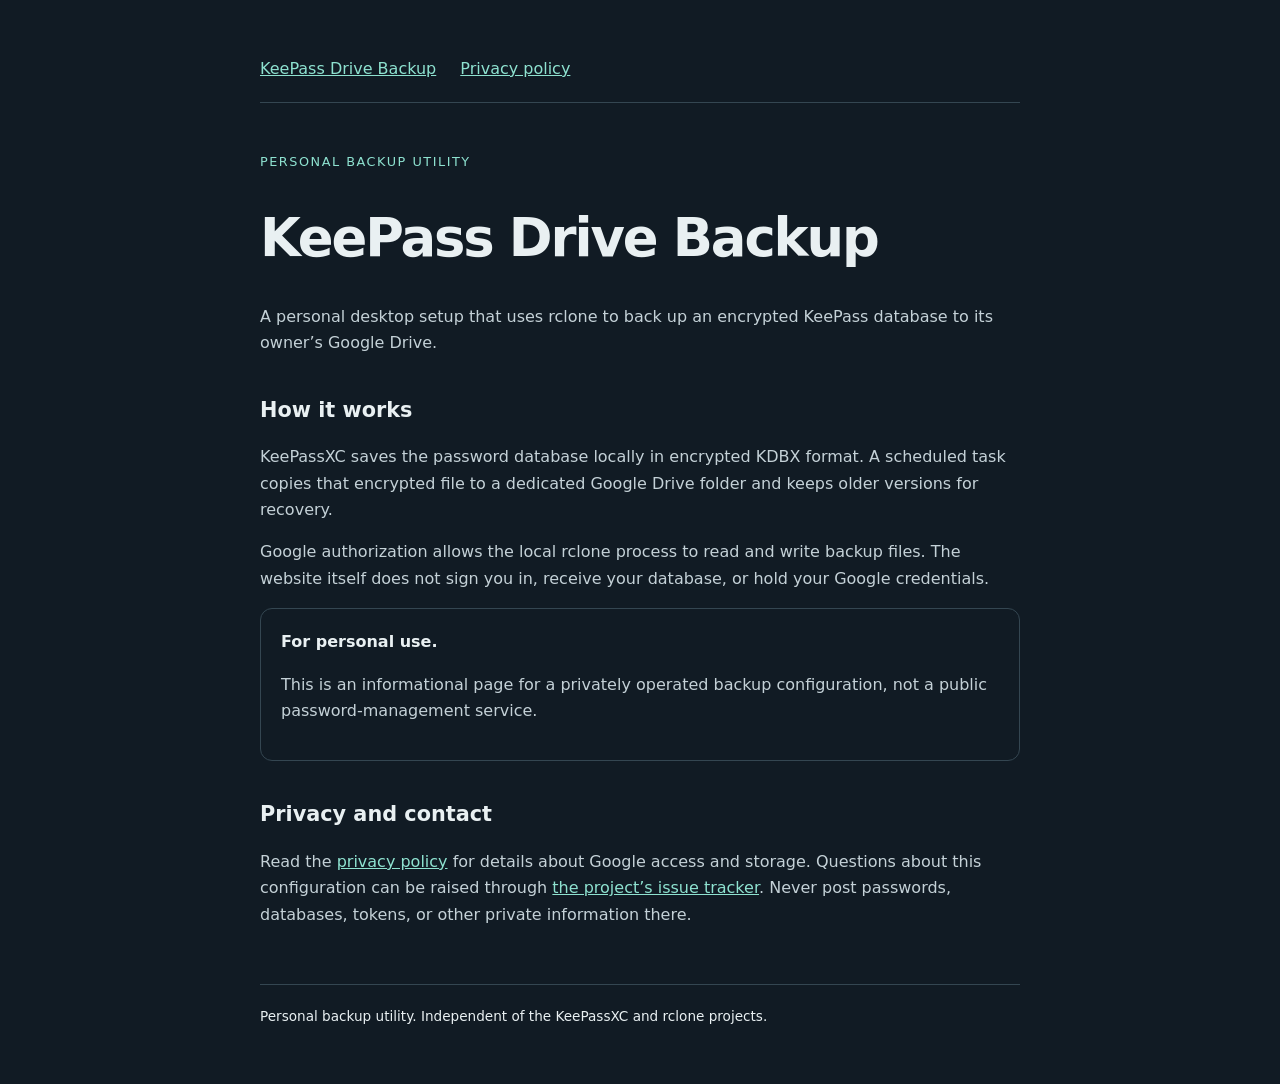
<file: index.html>
<!doctype html>
<html lang="en"><head><meta charset="utf-8"><meta name="viewport" content="width=device-width,initial-scale=1"><meta name="description" content="Personal KeePass database backup to Google Drive using rclone."><title>Home · KeePass Drive Backup</title><link rel="stylesheet" href="style.css"></head><body><nav aria-label="Main"><a href="./">KeePass Drive Backup</a><a href="privacy.html">Privacy policy</a></nav><main><p class="tag">Personal backup utility</p><h1>KeePass Drive Backup</h1><p>A personal desktop setup that uses rclone to back up an encrypted KeePass database to its owner’s Google Drive.</p><h2>How it works</h2><p>KeePassXC saves the password database locally in encrypted KDBX format. A scheduled task copies that encrypted file to a dedicated Google Drive folder and keeps older versions for recovery.</p><p>Google authorization allows the local rclone process to read and write backup files. The website itself does not sign you in, receive your database, or hold your Google credentials.</p><div class="note"><strong>For personal use.</strong><p>This is an informational page for a privately operated backup configuration, not a public password-management service.</p></div><h2>Privacy and contact</h2><p>Read the <a href="privacy.html">privacy policy</a> for details about Google access and storage. Questions about this configuration can be raised through <a href="https://github.com/dane-berryman/keepass-drive-backup/issues">the project’s issue tracker</a>. Never post passwords, databases, tokens, or other private information there.</p></main><footer>Personal backup utility. Independent of the KeePassXC and rclone projects.</footer></body></html>
</file>
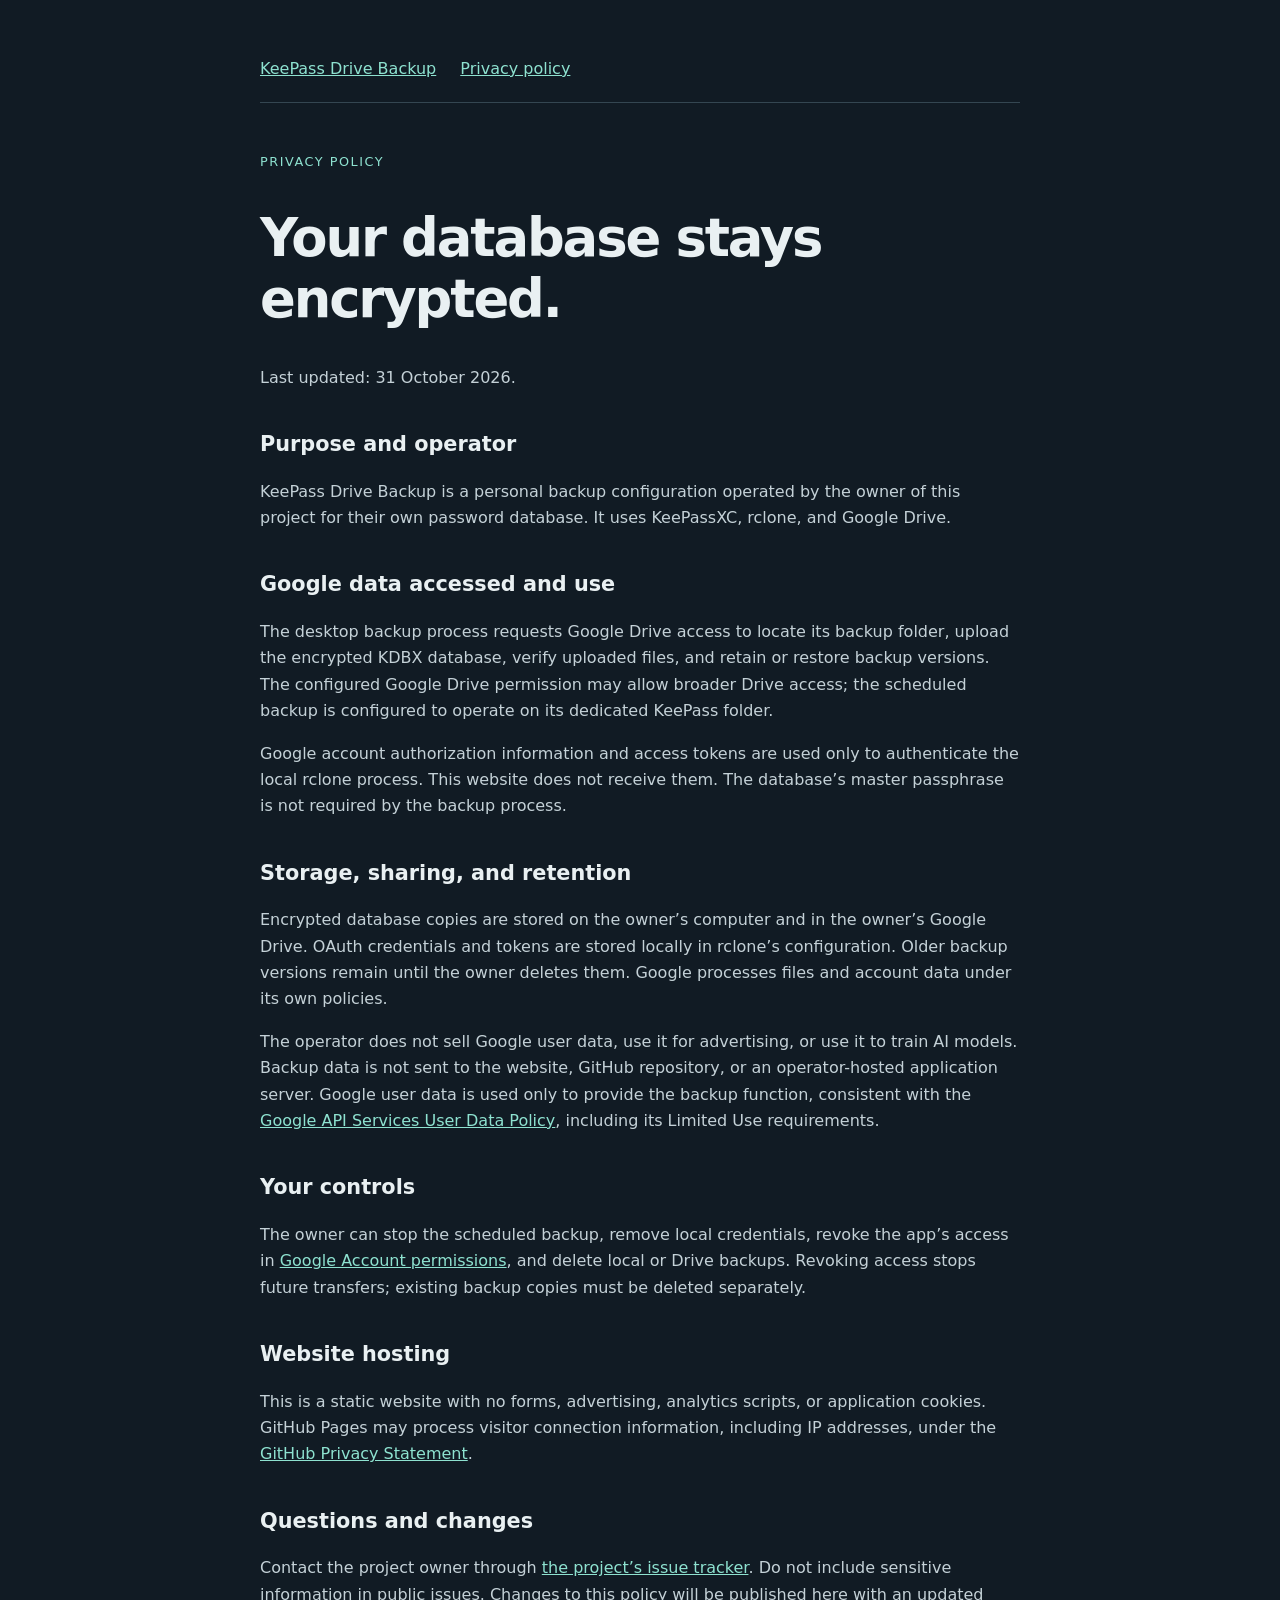
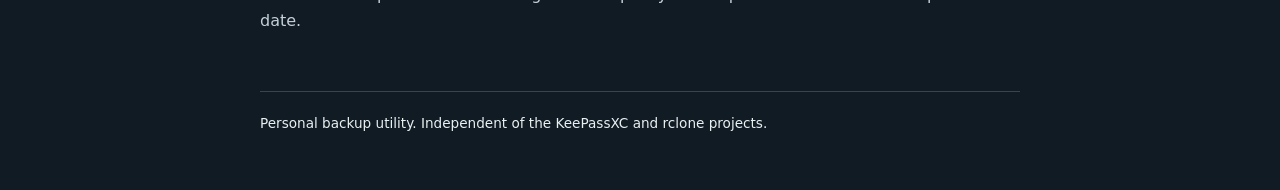
<file: privacy.html>
<!doctype html>
<html lang="en"><head><meta charset="utf-8"><meta name="viewport" content="width=device-width,initial-scale=1"><meta name="description" content="Personal KeePass database backup to Google Drive using rclone."><title>Privacy policy · KeePass Drive Backup</title><link rel="stylesheet" href="style.css"></head><body><nav aria-label="Main"><a href="./">KeePass Drive Backup</a><a href="privacy.html">Privacy policy</a></nav><main><p class="tag">Privacy policy</p><h1>Your database stays encrypted.</h1><p>Last updated: 31 October 2026.</p><h2>Purpose and operator</h2><p>KeePass Drive Backup is a personal backup configuration operated by the owner of this project for their own password database. It uses KeePassXC, rclone, and Google Drive.</p><h2>Google data accessed and use</h2><p>The desktop backup process requests Google Drive access to locate its backup folder, upload the encrypted KDBX database, verify uploaded files, and retain or restore backup versions. The configured Google Drive permission may allow broader Drive access; the scheduled backup is configured to operate on its dedicated KeePass folder.</p><p>Google account authorization information and access tokens are used only to authenticate the local rclone process. This website does not receive them. The database’s master passphrase is not required by the backup process.</p><h2>Storage, sharing, and retention</h2><p>Encrypted database copies are stored on the owner’s computer and in the owner’s Google Drive. OAuth credentials and tokens are stored locally in rclone’s configuration. Older backup versions remain until the owner deletes them. Google processes files and account data under its own policies.</p><p>The operator does not sell Google user data, use it for advertising, or use it to train AI models. Backup data is not sent to the website, GitHub repository, or an operator-hosted application server. Google user data is used only to provide the backup function, consistent with the <a href="https://developers.google.com/terms/api-services-user-data-policy">Google API Services User Data Policy</a>, including its Limited Use requirements.</p><h2>Your controls</h2><p>The owner can stop the scheduled backup, remove local credentials, revoke the app’s access in <a href="https://myaccount.google.com/permissions">Google Account permissions</a>, and delete local or Drive backups. Revoking access stops future transfers; existing backup copies must be deleted separately.</p><h2>Website hosting</h2><p>This is a static website with no forms, advertising, analytics scripts, or application cookies. GitHub Pages may process visitor connection information, including IP addresses, under the <a href="https://docs.github.com/en/site-policy/privacy-policies/github-privacy-statement">GitHub Privacy Statement</a>.</p><h2>Questions and changes</h2><p>Contact the project owner through <a href="https://github.com/dane-berryman/keepass-drive-backup/issues">the project’s issue tracker</a>. Do not include sensitive information in public issues. Changes to this policy will be published here with an updated date.</p></main><footer>Personal backup utility. Independent of the KeePassXC and rclone projects.</footer></body></html>
</file>
<file: style.css>
:root{color-scheme:light dark;font-family:system-ui,sans-serif;line-height:1.65;background:#111b24;color:#e9f0f2}body{max-width:760px;margin:0 auto;padding:56px 24px}a{color:#8ee2d0}nav{display:flex;gap:24px;border-bottom:1px solid #344651;padding-bottom:20px;margin-bottom:48px}h1{font-size:clamp(2rem,6vw,3.3rem);line-height:1.15;letter-spacing:-.04em}h2{margin-top:36px;font-size:1.3rem}p,li{color:#c4d1d7}.tag{color:#8ee2d0;text-transform:uppercase;letter-spacing:.12em;font-size:.8rem}.note{padding:20px;border:1px solid #344651;border-radius:12px}footer{margin-top:56px;border-top:1px solid #344651;padding-top:20px;font-size:.85rem}
</file>
